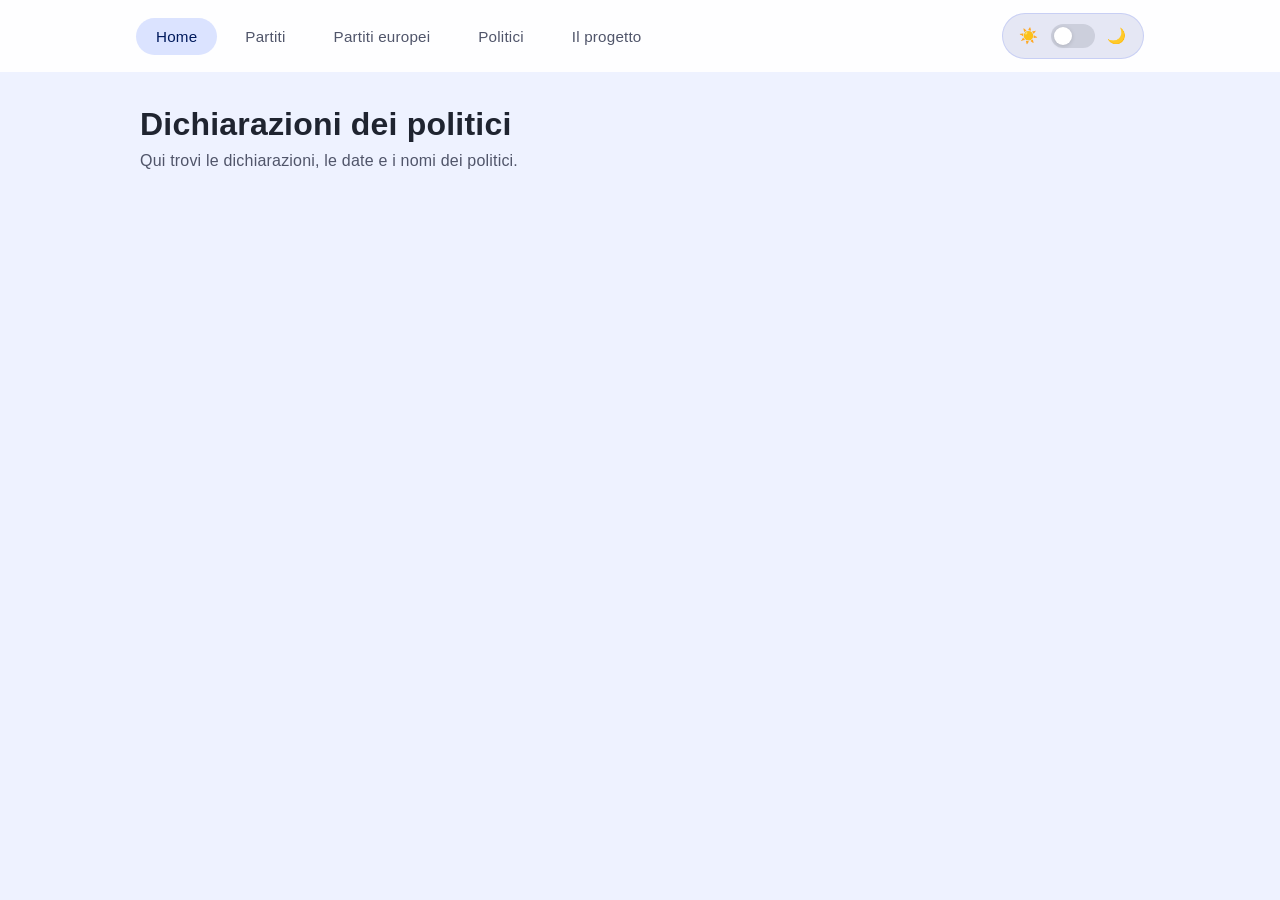
<file: index.html>
<!DOCTYPE html>
<html lang="it">
<head>
    <meta charset="UTF-8">
    <meta name="viewport" content="width=device-width, initial-scale=1.0">
    <meta name="theme-color" content="#f8f9ff">
    <title>Home - ItaliaCosapevole</title>
    <link rel="stylesheet" href="css/style.css">
</head>
<body>
    <nav>
        <div class="nav-container">
            <a href="index.html" class="active">Home</a>
            <a href="html/partiti.html">Partiti</a>
            <a href="html/partiti-europei.html">Partiti europei</a>
            <a href="html/politici.html">Politici</a>
            <a href="html/il-progetto.html">Il progetto</a>
            <label class="theme-switcher" title="Cambia tema">
                <input type="checkbox" id="theme-toggle">
                <span class="theme-icon theme-icon-light">☀️</span>
                <span class="theme-slider"></span>
                <span class="theme-icon theme-icon-dark">🌙</span>
            </label>
        </div>
    </nav>
    <main class="page-container">
        <header class="page-header">
            <h1 class="page-title">Dichiarazioni dei politici</h1>
            <p class="page-description">Qui trovi le dichiarazioni, le date e i nomi dei politici.</p>
        </header>
        <div id="content"></div>
    </main>
    <script src="js/texts.js"></script>
    <script src="js/index.js"></script>
    <script src="js/theme.js"></script>
</body>
</html>
</file>
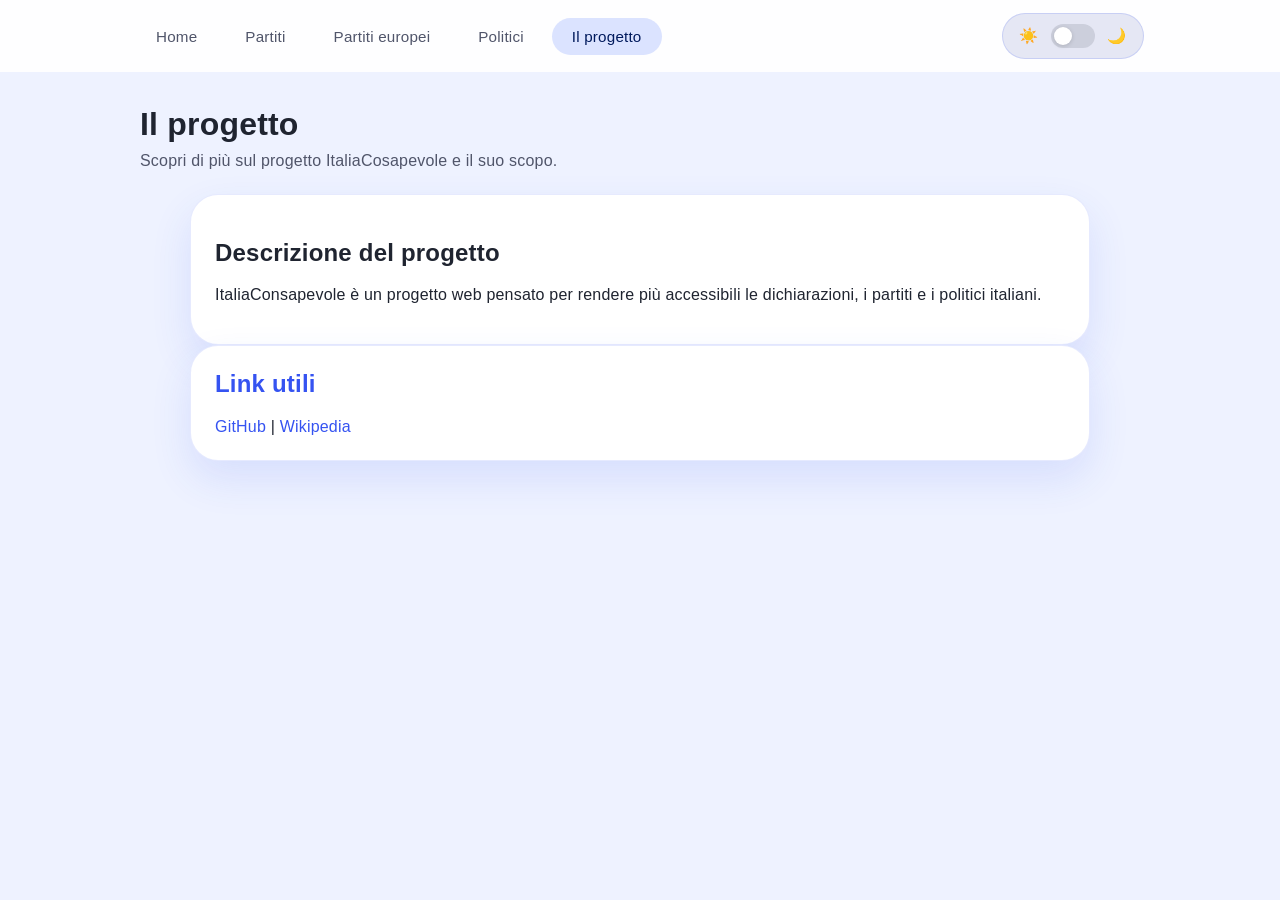
<file: il-progetto.html>
<!DOCTYPE html>
<html lang="it">
<head>
    <meta charset="UTF-8">
    <meta name="viewport" content="width=device-width, initial-scale=1.0">
    <meta name="theme-color" content="#f8f9ff">
    <title>Il progetto - ItaliaCosapevole</title>
    <link rel="stylesheet" href="style.css">
</head>
<body>
    <nav>
        <div class="nav-container">
            <a href="index.html">Home</a>
            <a href="partiti.html">Partiti</a>
            <a href="partiti-europei.html">Partiti europei</a>
            <a href="politici.html">Politici</a>
            <a href="il-progetto.html" class="active">Il progetto</a>
            <label class="theme-switcher" title="Cambia tema">
                <input type="checkbox" id="theme-toggle">
                <span class="theme-icon theme-icon-light">☀️</span>
                <span class="theme-slider"></span>
                <span class="theme-icon theme-icon-dark">🌙</span>
            </label>
        </div>
    </nav>
    <main class="page-container">
        <header class="page-header">
            <h1 class="page-title">Il progetto</h1>
            <p class="page-description">Scopri di più sul progetto ItaliaCosapevole e il suo scopo.</p>
        </header>

        <section class="project-card project-description">
            <h2>Descrizione del progetto</h2>
            <p id="project-description"></p>
        </section>

        <section class="project-card project-links">
            <h2>Link utili</h2>
            <div id="project-links"></div>
        </section>
    </main>

    <script src="js/texts.js"></script>
    <script src="js/progetto.js"></script>
    <script src="js/theme.js"></script>
</body>
</html>
</file>
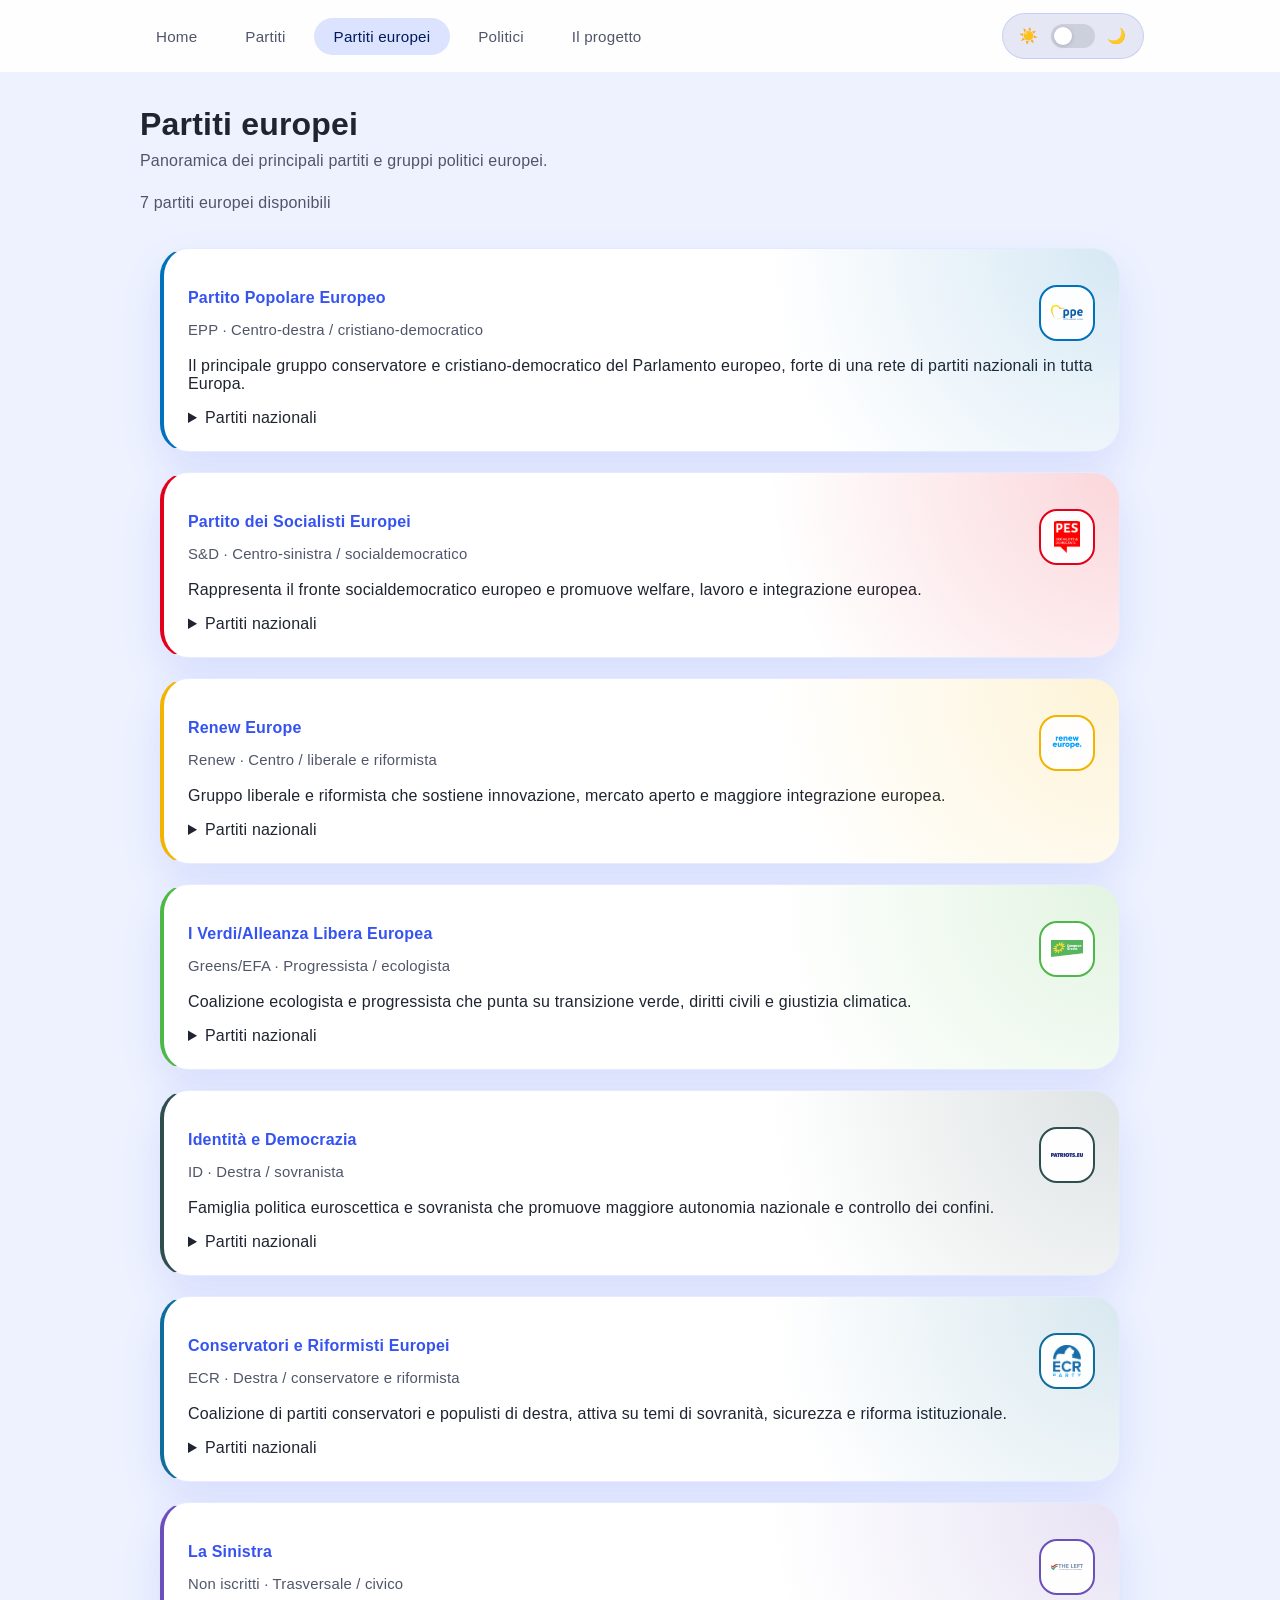
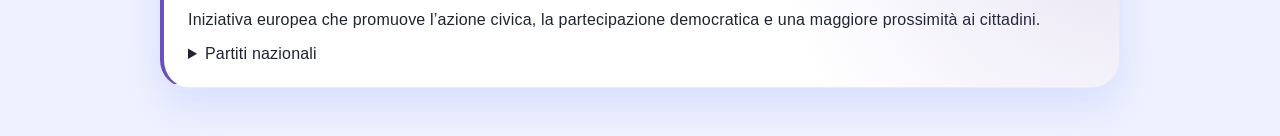
<file: partiti-europei.html>
<!DOCTYPE html>
<html lang="it">
<head>
    <meta charset="UTF-8">
    <meta name="viewport" content="width=device-width, initial-scale=1.0">
    <meta name="theme-color" content="#f8f9ff">
    <title>Partiti europei - ItaliaCosapevole</title>
    <link rel="stylesheet" href="style.css">
</head>
<body>
    <nav>
        <div class="nav-container">
            <a href="index.html">Home</a>
            <a href="partiti.html">Partiti</a>
            <a href="partiti-europei.html" class="active">Partiti europei</a>
            <a href="politici.html">Politici</a>
            <a href="il-progetto.html">Il progetto</a>
            <label class="theme-switcher" title="Cambia tema">
                <input type="checkbox" id="theme-toggle">
                <span class="theme-icon theme-icon-light">☀️</span>
                <span class="theme-slider"></span>
                <span class="theme-icon theme-icon-dark">🌙</span>
            </label>
        </div>
    </nav>
    <main class="page-container">
        <header class="page-header">
            <h1 class="page-title">Partiti europei</h1>
            <p class="page-description">Panoramica dei principali partiti e gruppi politici europei.</p>
        </header>
        <div class="page-controls">
            <div class="page-summary" id="partiti-europei-summary"></div>
        </div>
        <div id="content"></div>
    </main>
    <script src="js/texts.js"></script>
    <script src="js/partiti-europei.js"></script>
    <script src="js/theme.js"></script>
</body>
</html>
</file>
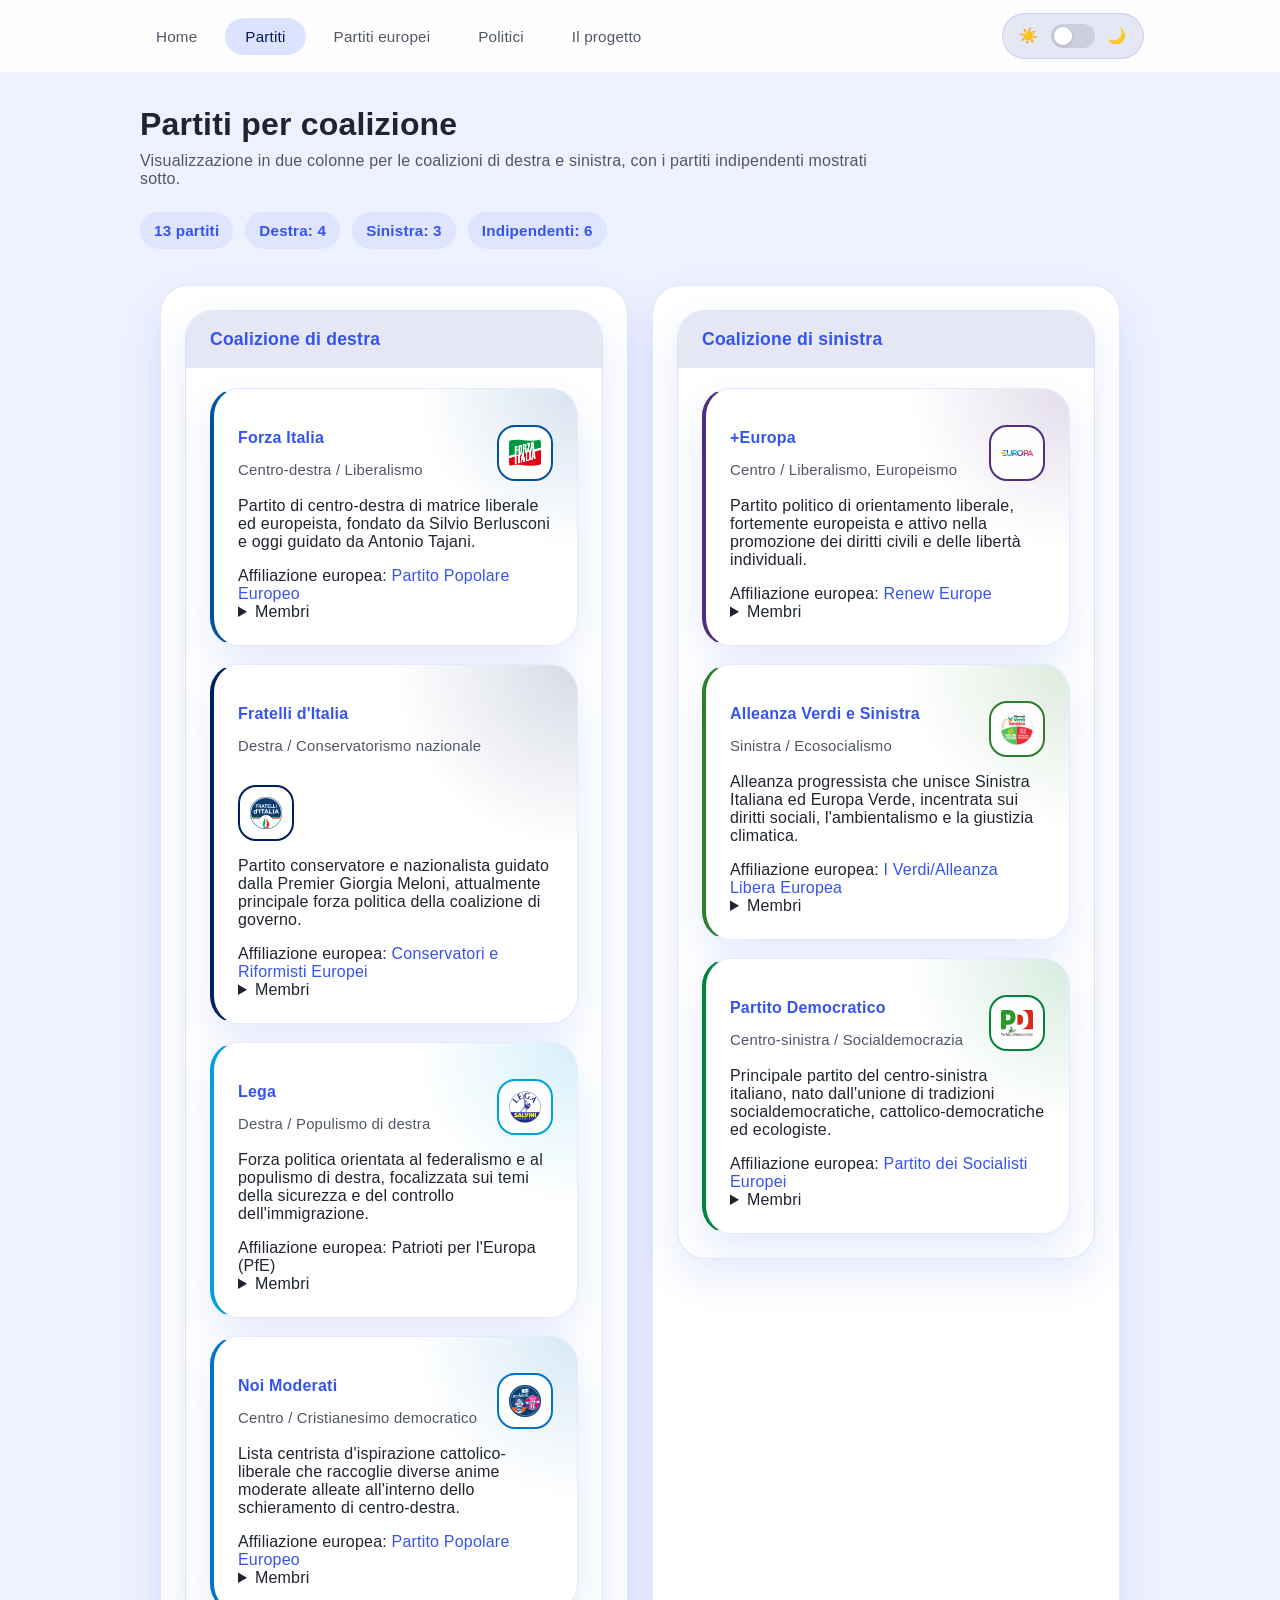
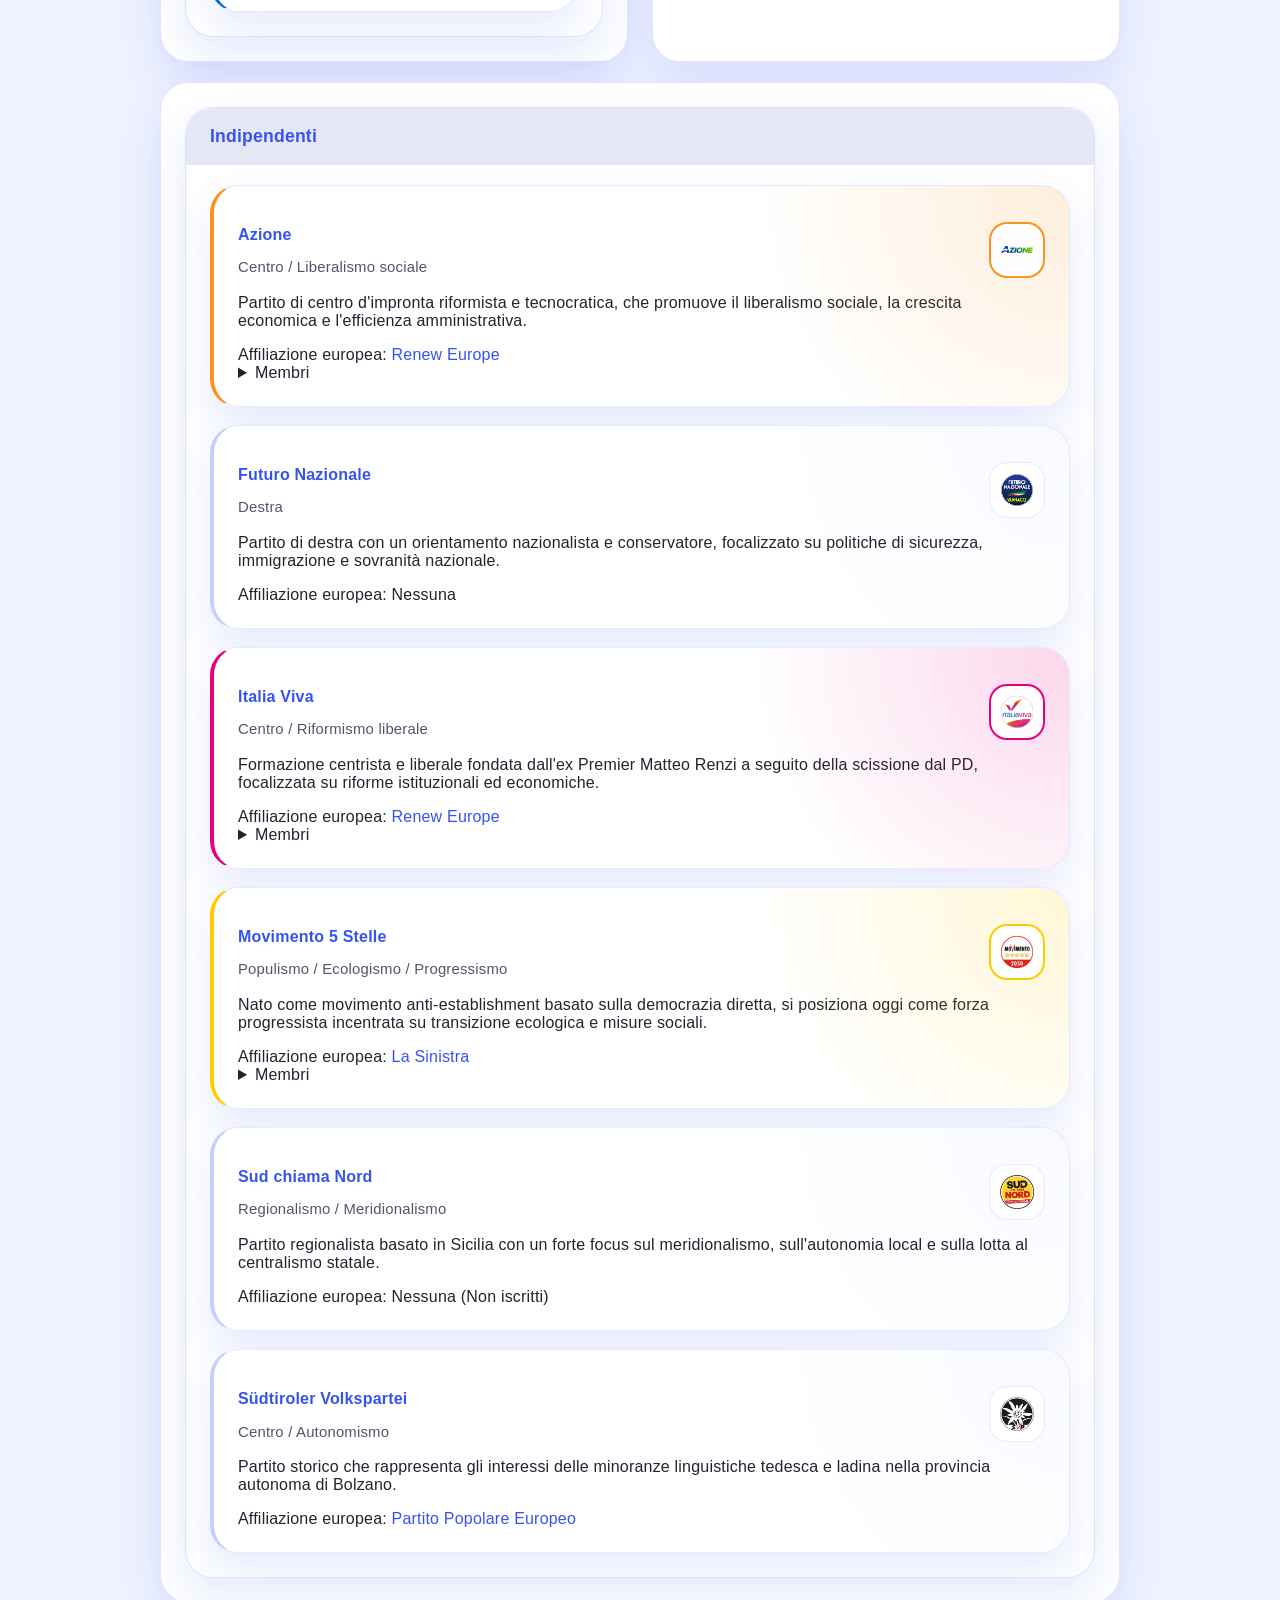
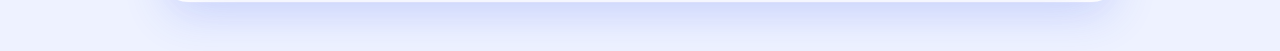
<file: partiti.html>
<!DOCTYPE html>
<html lang="it">
<head>
    <meta charset="UTF-8">
    <meta name="viewport" content="width=device-width, initial-scale=1.0">
    <meta name="theme-color" content="#f8f9ff">
    <title>Partiti - ItaliaCosapevole</title>
    <link rel="stylesheet" href="style.css">
</head>
<body>
    <nav>
        <div class="nav-container">
            <a href="index.html">Home</a>
            <a href="partiti.html" class="active">Partiti</a>
            <a href="partiti-europei.html">Partiti europei</a>
            <a href="politici.html">Politici</a>
            <a href="il-progetto.html">Il progetto</a>
            <label class="theme-switcher" title="Cambia tema">
                <input type="checkbox" id="theme-toggle">
                <span class="theme-icon theme-icon-light">☀️</span>
                <span class="theme-slider"></span>
                <span class="theme-icon theme-icon-dark">🌙</span>
            </label>
        </div>
    </nav>
    <main class="page-container">
        <header class="page-header">
            <h1 class="page-title">Partiti per coalizione</h1>
            <p class="page-description">Visualizzazione in due colonne per le coalizioni di destra e sinistra, con i partiti indipendenti mostrati sotto.</p>
        </header>
        <div class="page-controls">
            <div class="page-summary" id="partiti-summary"></div>
        </div>
        <div id="content"></div>
    </main>
    <script src="js/texts.js"></script>
    <script src="js/partiti.js"></script>
    <script src="js/theme.js"></script>
</body>
</html>
</file>
<file: css/style.css>
:root {
    --md-sys-color-primary: #3553f1;
    --md-sys-color-on-primary: #ffffff;
    --md-sys-color-primary-container: #dbe3ff;
    --md-sys-color-on-primary-container: #001a5d;
    --md-sys-color-surface: #f8f9ff;
    --md-sys-color-on-surface: #1f2430;
    --md-sys-color-surface-variant: #e5e7f4;
    --md-sys-color-on-surface-variant: #50556a;
    --md-sys-color-outline: #7f85a0;
    --md-sys-color-shadow: rgba(16, 24, 40, 0.08);
    --md-sys-color-nav: rgba(255, 255, 255, 0.92);
    --md-sys-color-surface-strong: #ffffff;
    --md-sys-color-background: #eef2ff;
    --md-sys-elevation-shadow: 0 18px 40px rgba(53, 83, 241, 0.12);
}

html[data-theme="dark"] {
    --md-sys-color-primary: #8ea7ff;
    --md-sys-color-on-primary: #0f1b51;
    --md-sys-color-primary-container: #243b86;
    --md-sys-color-on-primary-container: #e8ecff;
    --md-sys-color-surface: #121926;
    --md-sys-color-on-surface: #e6e9f3;
    --md-sys-color-surface-variant: #1f2940;
    --md-sys-color-on-surface-variant: #a8b1cb;
    --md-sys-color-outline: #6b7c9e;
    --md-sys-color-shadow: rgba(0, 0, 0, 0.28);
    --md-sys-color-nav: rgba(18, 25, 38, 0.95);
    --md-sys-color-surface-strong: #19203c;
    --md-sys-color-background: #0b1228;
}

* {
    box-sizing: border-box;
}

body {
    font-family: 'Google Sans', Roboto, Helvetica, Arial, sans-serif;
    background: var(--md-sys-color-background);
    color: var(--md-sys-color-on-surface);
    margin: 0;
    padding: 0;
    min-height: 100vh;
    letter-spacing: 0.2px;
}

p {
    text-align: left; /* Il Play Store non usa testo giustificato per migliorare la leggibilità */
}

nav {
    background-color: var(--md-sys-color-nav);
    height: 72px; /* Leggermente più compatto */
    display: flex;
    justify-content: center;
    align-items: center;
    position: sticky;
    top: 0;
    z-index: 1000;
    border-bottom: 1px solid var(--md-sys-color-outline-variant); /* Sostituita l'ombra con un bordo netto */
}

.nav-container {
    display: flex;
    flex-wrap: wrap;
    align-items: center;
    gap: 8px;
    width: min(100%, 1040px); /* Allineato alla larghezza del contenuto */
    padding: 0 16px;
}

nav a {
    text-decoration: none;
    color: var(--md-sys-color-on-surface-variant);
    font-weight: 500;
    padding: 10px 20px;
    border-radius: 9999px; /* Pill shape standard M3 */
    transition: background-color 0.2s ease, color 0.2s ease;
    font-size: 0.95rem;
}

nav a:hover {
    background-color: var(--md-sys-color-surface-variant);
    color: var(--md-sys-color-on-surface);
}

nav a.active {
    background-color: var(--md-sys-color-primary-container);
    color: var(--md-sys-color-on-primary-container);
}

.theme-switcher {
    display: inline-flex;
    align-items: center;
    justify-content: center;
    gap: 10px;
    margin-left: auto;
    padding: 10px 14px;
    border-radius: 999px;
    border: 1px solid rgba(53, 83, 241, 0.16);
    background-color: var(--md-sys-color-surface-variant);
    color: var(--md-sys-color-on-surface-variant);
    font-size: 0.92rem;
    cursor: pointer;
    user-select: none;
}

.theme-switcher input {
    position: absolute;
    opacity: 0;
    width: 0;
    height: 0;
}

.theme-icon {
    display: inline-flex;
    align-items: center;
    justify-content: center;
    width: 24px;
    height: 24px;
    border-radius: 50%;
    font-size: 0.95rem;
    transition: transform 0.25s ease, color 0.25s ease;
}

.theme-icon-light {
    color: #f5b642;
}

.theme-icon-dark {
    color: #5c6bc0;
}

.theme-slider {
    position: relative;
    width: 44px;
    height: 24px;
    border-radius: 999px;
    background-color: rgba(31, 36, 48, 0.12);
    transition: background-color 0.25s ease;
    flex-shrink: 0;
}

.theme-slider::before {
    content: '';
    position: absolute;
    left: 3px;
    top: 3px;
    width: 18px;
    height: 18px;
    border-radius: 50%;
    background-color: #ffffff;
    transition: transform 0.25s ease;
    box-shadow: 0 1px 4px rgba(0, 0, 0, 0.15);
}

.theme-switcher input:checked ~ .theme-slider {
    background-color: rgba(142, 167, 255, 0.9);
}

.theme-switcher input:checked ~ .theme-slider::before {
    transform: translateX(20px);
}

#content {
    display: grid;
    gap: 20px;
    max-width: 1040px;
    margin: 36px auto 48px;
    padding: 0 20px;
}

.source-card {
    display: block;
    width: 100%;
    text-align: left;
    padding: 24px;
    border-radius: 28px;
    border: 1px solid rgba(53, 83, 241, 0.12);
    background-color: var(--md-sys-color-surface-strong);
    color: var(--md-sys-color-on-surface);
    box-shadow: var(--md-sys-elevation-shadow);
    transition: transform 0.22s ease, box-shadow 0.22s ease, border-color 0.22s ease, background-color 0.22s ease;
    cursor: default;
}

.source-card:hover {
    transform: translateY(-2px);
    box-shadow: 0 24px 56px rgba(53, 83, 241, 0.14);
    border-color: rgba(53, 83, 241, 0.18);
}

.source-card .data {
    display: inline-block;
    font-size: 0.95rem;
    font-weight: 500;
    margin-top: 0;
    color: var(--md-sys-color-on-surface-variant);
}

.source-card .messaggio {
    display: block;
    font-size: 1rem;
    line-height: 1.8;
    margin-bottom: 16px;
    color: var(--md-sys-color-on-surface);
}

.source-card .nome {
    display: block;
    font-size: 1rem;
    margin-top: 16px;
    color: var(--md-sys-color-on-surface);
    font-weight: 700;
}

.declaration-meta {
    display: flex;
    flex-wrap: wrap;
    gap: 14px;
    align-items: center;
    margin-top: 18px;
    color: var(--md-sys-color-on-surface-variant);
    font-size: 0.96rem;
}

.declaration-meta .nome {
    display: inline;
    margin-top: 0;
    font-weight: 700;
    color: var(--md-sys-color-on-surface);
}

.affiliation {
    display: block;
    margin-top: 12px;
    color: var(--md-sys-color-on-surface-variant);
    font-size: 0.96rem;
}

.source-card a,
.party-link,
.politician-link {
    color: var(--md-sys-color-primary);
    text-decoration: none;
}

.source-card a:hover,
.party-link:hover,
.politician-link:hover {
    text-decoration: underline;
}

.politico-details {
    margin-top: 16px;
    border-top: 1px solid rgba(53, 83, 241, 0.12);
    padding-top: 14px;
}

.politico-details summary {
    cursor: pointer;
    font-weight: 700;
    color: var(--md-sys-color-primary);
}

.party-label {
    display: block;
    margin-top: 10px;
    color: var(--md-sys-color-on-surface-variant);
}

.party-affiliation {
    display: flex;
    flex-wrap: wrap;
    gap: 8px;
    align-items: center;
    margin-top: 12px;
    color: var(--md-sys-color-on-surface-variant);
    font-size: 0.95rem;
}

.affiliation-label {
    font-weight: 700;
    color: var(--md-sys-color-on-surface);
}

.affiliation-details {
    margin-top: 12px;
}

.affiliation-details summary {
    cursor: pointer;
    font-weight: 700;
    color: var(--md-sys-color-primary);
}

.party-affiliation-list {
    display: grid;
    gap: 6px;
    margin: 10px 0 0 18px;
    padding: 0;
}

.party-affiliation-list li {
    list-style: disc;
}

.page-container {
    max-width: 1040px;
    margin: 36px auto 48px;
    padding: 0 20px;
}

.page-header {
    margin-bottom: 24px;
}

.page-title {
    margin: 0 0 10px;
    font-size: clamp(2rem, 2.5vw, 2.8rem);
    line-height: 1.05;
}

.page-description {
    margin: 0;
    color: var(--md-sys-color-on-surface-variant);
    font-size: 1rem;
    max-width: 760px;
}

.page-controls {
    display: flex;
    justify-content: space-between;
    align-items: flex-end;
    gap: 18px;
    margin-bottom: 28px;
    flex-wrap: wrap;
}

.search-box {
    display: flex;
    flex-direction: column;
    gap: 8px;
    flex: 1 1 320px;
    min-width: 240px;
}

.search-box label {
    color: var(--md-sys-color-on-surface-variant);
    font-size: 0.92rem;
    font-weight: 700;
}

.search-box input {
    width: 100%;
    padding: 14px 16px;
    border-radius: 16px;
    border: 1px solid rgba(53, 83, 241, 0.16);
    background-color: var(--md-sys-color-surface);
    color: var(--md-sys-color-on-surface);
    font-size: 1rem;
    outline: none;
    transition: border-color 0.2s ease, box-shadow 0.2s ease;
}

.search-box input:focus {
    border-color: rgba(53, 83, 241, 0.32);
    box-shadow: 0 0 0 6px rgba(53, 83, 241, 0.08);
}

.page-summary {
    display: flex;
    flex-wrap: wrap;
    gap: 12px;
    align-items: center;
    color: var(--md-sys-color-on-surface-variant);
}

.page-summary span {
    display: inline-flex;
    align-items: center;
    padding: 10px 14px;
    border-radius: 999px;
    background-color: rgba(53, 83, 241, 0.08);
    color: var(--md-sys-color-primary);
    font-size: 0.95rem;
    font-weight: 700;
}

.card-header {
    display: flex;
    align-items: flex-start;
    justify-content: space-between;
    gap: 16px;
    flex-wrap: wrap;
}

.badges {
    display: flex;
    flex-wrap: wrap;
    gap: 10px;
    margin-top: 12px;
}

.badge {
    display: inline-flex;
    align-items: center;
    padding: 6px 12px;
    border-radius: 999px;
    font-size: 0.82rem;
    font-weight: 700;
    letter-spacing: 0.01em;
    text-transform: uppercase;
}

.badge-coalition {
    background-color: rgba(53, 83, 241, 0.12);
    color: var(--md-sys-color-primary);
}

.badge-affiliation {
    background-color: rgba(38, 101, 255, 0.14);
    color: var(--md-sys-color-primary);
}

.metadata {
    margin-top: 12px;
    display: flex;
    flex-wrap: wrap;
    gap: 10px;
    align-items: center;
}

.person-row {
    display: flex;
    gap: 16px;
    align-items: center;
}

.politician-photo {
    width: 72px;
    height: 72px;
    object-fit: cover;
    border-radius: 18px;
    border: 2px solid rgba(53, 83, 241, 0.16);
    background-color: var(--md-sys-color-surface);
}

.party-logo {
    width: 56px;
    height: 56px;
    object-fit: contain;
    border-radius: 18px;
    padding: 10px;
    background-color: rgba(255, 255, 255, 0.95);
    border: 1px solid rgba(53, 83, 241, 0.12);
}

.party-card {
    position: relative;
    overflow: hidden;
    border-left: 4px solid var(--party-color, rgba(53, 83, 241, 0.28));
    transition: transform 0.22s ease, box-shadow 0.22s ease, border-color 0.22s ease;
}

.party-card::before {
    content: '';
    position: absolute;
    inset: 0;
    pointer-events: none;
    background: radial-gradient(circle at top right, var(--party-color, rgba(53, 83, 241, 0.2)) 0%, transparent 36%);
    opacity: 0.16;
}

.party-card .card-header {
    position: relative;
    z-index: 1;
}

.party-label {
    margin-top: 6px;
    color: var(--md-sys-color-on-surface-variant);
    font-size: 0.93rem;
    line-height: 1.4;
}

.party-members {
    display: grid;
    gap: 18px;
}

.member-row {
    list-style: none;
}

.member-row .member-role {
    display: inline-block;
    margin-right: 8px;
    color: var(--md-sys-color-on-surface-variant);
    font-size: 0.92rem;
}

html[data-theme="dark"] .party-logo {
    background-color: rgba(255, 255, 255, 0.08);
}

.highlighted {
    animation: highlightPulse 1.6s ease forwards;
    border-color: var(--md-sys-color-primary);
    background-color: rgba(53, 83, 241, 0.08);
}

@keyframes highlightPulse {
    0% { box-shadow: 0 0 0 0 rgba(53, 83, 241, 0.28); }
    50% { box-shadow: 0 0 0 8px rgba(53, 83, 241, 0.05); }
    100% { box-shadow: 0 0 0 0 rgba(53, 83, 241, 0); }
}

.cards-grid,
.party-members {
    display: grid;
    gap: 20px;
}

.party-group {
    margin-bottom: 32px;
}

.coalition-layout {
    display: grid;
    gap: 24px;
    grid-template-columns: repeat(2, minmax(0, 1fr));
}

.coalition-panel {
    display: flex;
    flex-direction: column;
    gap: 18px;
    padding: 24px;
    border-radius: 28px;
    border: 1px solid rgba(53, 83, 241, 0.14);
    background-color: var(--md-sys-color-surface-strong);
    box-shadow: var(--md-sys-elevation-shadow);
}

.coalition-panel.full-width {
    grid-column: 1 / -1;
}

.coalition-box,
.party-box {
    background-color: var(--md-sys-color-surface-strong);
    border: 1px solid rgba(53, 83, 241, 0.16);
    border-radius: 28px;
    overflow: hidden;
}

.coalition-box[open],
.party-box[open] {
    box-shadow: var(--md-sys-elevation-shadow);
}

.coalition-summary,
.party-summary {
    display: flex;
    align-items: center;
    justify-content: space-between;
    width: 100%;
    padding: 18px 24px;
    margin: 0;
    background-color: var(--md-sys-color-surface-variant);
    color: var(--md-sys-color-primary);
    font-size: 1.1rem;
    font-weight: 700;
    cursor: pointer;
    list-style: none;
}

.coalition-summary::-webkit-details-marker,
.party-summary::-webkit-details-marker {
    display: none;
}

.coalition-summary:hover,
.party-summary:hover {
    background-color: rgba(53, 83, 241, 0.08);
}

.coalition-box .party-members,
.party-box .party-members {
    padding: 20px 24px 24px;
    display: grid;
    gap: 18px;
}

.party-summary a {
    color: var(--md-sys-color-primary);
    text-decoration: none;
}

.party-summary a:hover {
    text-decoration: underline;
}

.section-title {
    margin: 0;
    font-size: 1.35rem;
    color: var(--md-sys-color-primary);
}

.role,
.function {
    display: block;
    margin-top: 10px;
    color: var(--md-sys-color-on-surface-variant);
    font-size: 0.98rem;
}

.empty-state {
    margin: 0;
    color: var(--md-sys-color-on-surface-variant);
    font-size: 0.98rem;
}

@media (max-width: 720px) {
    nav {
        position: fixed;
        bottom: 0;
        top: auto;
        left: 0;
        right: 0;
        height: auto;
        padding: 12px 0;
        box-shadow: 0 -10px 36px var(--md-sys-color-shadow);
    }
    .nav-container {
        justify-content: space-around;
        gap: 8px;
        width: min(100%, 100%);
        padding: 0 10px;
        flex-wrap: wrap;
    }
    nav a,
    .theme-switcher {
        padding: 10px 12px;
        flex: 1 1 auto;
        min-width: 80px;
        justify-content: center;
    }
    .theme-switcher {
        margin-left: 0;
    }
    #content {
        margin: 20px auto 32px;
    }
    .source-card {
        padding: 20px;
    }
    .source-card .nome {
        font-size: 1.2rem;
    }
    .coalition-layout {
        grid-template-columns: 1fr;
    }
    .page-container {
        margin: 24px auto 32px;
        padding: 0 16px 120px;
    }
}

.project-card {
    max-width: 900px;
    margin: 0 auto;
    padding: 24px;
    border-radius: 28px;
    background-color: var(--md-sys-color-surface-strong);
    border: 1px solid rgba(53, 83, 241, 0.12);
    box-shadow: var(--md-sys-elevation-shadow);
}

.project-links h2 {
    margin-top: 0;
    color: var(--md-sys-color-primary);
}

.project-links ul {
    list-style: none;
    padding: 0;
    margin: 0;
}

.project-links li {
    margin-bottom: 14px;
}

.project-links a {
    color: var(--md-sys-color-primary);
    text-decoration: none;
}

.project-links a:hover {
    text-decoration: underline;
}

.project-status {
    margin-top: 10px;
    color: var(--md-sys-color-on-surface-variant);
    font-size: 0.95rem;
}
</file>
<file: style.css>
:root {
    --md-sys-color-primary: #3553f1;
    --md-sys-color-on-primary: #ffffff;
    --md-sys-color-primary-container: #dbe3ff;
    --md-sys-color-on-primary-container: #001a5d;
    --md-sys-color-surface: #f8f9ff;
    --md-sys-color-on-surface: #1f2430;
    --md-sys-color-surface-variant: #e5e7f4;
    --md-sys-color-on-surface-variant: #50556a;
    --md-sys-color-outline: #7f85a0;
    --md-sys-color-shadow: rgba(16, 24, 40, 0.08);
    --md-sys-color-nav: rgba(255, 255, 255, 0.92);
    --md-sys-color-surface-strong: #ffffff;
    --md-sys-color-background: #eef2ff;
    --md-sys-elevation-shadow: 0 18px 40px rgba(53, 83, 241, 0.12);
}

html[data-theme="dark"] {
    --md-sys-color-primary: #8ea7ff;
    --md-sys-color-on-primary: #0f1b51;
    --md-sys-color-primary-container: #243b86;
    --md-sys-color-on-primary-container: #e8ecff;
    --md-sys-color-surface: #121926;
    --md-sys-color-on-surface: #e6e9f3;
    --md-sys-color-surface-variant: #1f2940;
    --md-sys-color-on-surface-variant: #a8b1cb;
    --md-sys-color-outline: #6b7c9e;
    --md-sys-color-shadow: rgba(0, 0, 0, 0.28);
    --md-sys-color-nav: rgba(18, 25, 38, 0.95);
    --md-sys-color-surface-strong: #19203c;
    --md-sys-color-background: #0b1228;
}

* {
    box-sizing: border-box;
}

body {
    font-family: 'Google Sans', Roboto, Helvetica, Arial, sans-serif;
    background: var(--md-sys-color-background);
    color: var(--md-sys-color-on-surface);
    margin: 0;
    padding: 0;
    min-height: 100vh;
    letter-spacing: 0.2px;
}

p {
    text-align: left; /* Il Play Store non usa testo giustificato per migliorare la leggibilità */
}

nav {
    background-color: var(--md-sys-color-nav);
    height: 72px; /* Leggermente più compatto */
    display: flex;
    justify-content: center;
    align-items: center;
    position: sticky;
    top: 0;
    z-index: 1000;
    border-bottom: 1px solid var(--md-sys-color-outline-variant); /* Sostituita l'ombra con un bordo netto */
}

.nav-container {
    display: flex;
    flex-wrap: wrap;
    align-items: center;
    gap: 8px;
    width: min(100%, 1040px); /* Allineato alla larghezza del contenuto */
    padding: 0 16px;
}

nav a {
    text-decoration: none;
    color: var(--md-sys-color-on-surface-variant);
    font-weight: 500;
    padding: 10px 20px;
    border-radius: 9999px; /* Pill shape standard M3 */
    transition: background-color 0.2s ease, color 0.2s ease;
    font-size: 0.95rem;
}

nav a:hover {
    background-color: var(--md-sys-color-surface-variant);
    color: var(--md-sys-color-on-surface);
}

nav a.active {
    background-color: var(--md-sys-color-primary-container);
    color: var(--md-sys-color-on-primary-container);
}

.theme-switcher {
    display: inline-flex;
    align-items: center;
    justify-content: center;
    gap: 10px;
    margin-left: auto;
    padding: 10px 14px;
    border-radius: 999px;
    border: 1px solid rgba(53, 83, 241, 0.16);
    background-color: var(--md-sys-color-surface-variant);
    color: var(--md-sys-color-on-surface-variant);
    font-size: 0.92rem;
    cursor: pointer;
    user-select: none;
}

.theme-switcher input {
    position: absolute;
    opacity: 0;
    width: 0;
    height: 0;
}

.theme-icon {
    display: inline-flex;
    align-items: center;
    justify-content: center;
    width: 24px;
    height: 24px;
    border-radius: 50%;
    font-size: 0.95rem;
    transition: transform 0.25s ease, color 0.25s ease;
}

.theme-icon-light {
    color: #f5b642;
}

.theme-icon-dark {
    color: #5c6bc0;
}

.theme-slider {
    position: relative;
    width: 44px;
    height: 24px;
    border-radius: 999px;
    background-color: rgba(31, 36, 48, 0.12);
    transition: background-color 0.25s ease;
    flex-shrink: 0;
}

.theme-slider::before {
    content: '';
    position: absolute;
    left: 3px;
    top: 3px;
    width: 18px;
    height: 18px;
    border-radius: 50%;
    background-color: #ffffff;
    transition: transform 0.25s ease;
    box-shadow: 0 1px 4px rgba(0, 0, 0, 0.15);
}

.theme-switcher input:checked ~ .theme-slider {
    background-color: rgba(142, 167, 255, 0.9);
}

.theme-switcher input:checked ~ .theme-slider::before {
    transform: translateX(20px);
}

#content {
    display: grid;
    gap: 20px;
    max-width: 1040px;
    margin: 36px auto 48px;
    padding: 0 20px;
}

.source-card {
    display: block;
    width: 100%;
    text-align: left;
    padding: 24px;
    border-radius: 28px;
    border: 1px solid rgba(53, 83, 241, 0.12);
    background-color: var(--md-sys-color-surface-strong);
    color: var(--md-sys-color-on-surface);
    box-shadow: var(--md-sys-elevation-shadow);
    transition: transform 0.22s ease, box-shadow 0.22s ease, border-color 0.22s ease, background-color 0.22s ease;
    cursor: default;
}

.source-card:hover {
    transform: translateY(-2px);
    box-shadow: 0 24px 56px rgba(53, 83, 241, 0.14);
    border-color: rgba(53, 83, 241, 0.18);
}

.source-card .data {
    display: inline-block;
    font-size: 0.95rem;
    font-weight: 500;
    margin-top: 0;
    color: var(--md-sys-color-on-surface-variant);
}

.source-card .messaggio {
    display: block;
    font-size: 1rem;
    line-height: 1.8;
    margin-bottom: 16px;
    color: var(--md-sys-color-on-surface);
}

.source-card .nome {
    display: block;
    font-size: 1rem;
    margin-top: 16px;
    color: var(--md-sys-color-on-surface);
    font-weight: 700;
}

.declaration-meta {
    display: flex;
    flex-wrap: wrap;
    gap: 14px;
    align-items: center;
    margin-top: 18px;
    color: var(--md-sys-color-on-surface-variant);
    font-size: 0.96rem;
}

.declaration-meta .nome {
    display: inline;
    margin-top: 0;
    font-weight: 700;
    color: var(--md-sys-color-on-surface);
}

.affiliation {
    display: block;
    margin-top: 12px;
    color: var(--md-sys-color-on-surface-variant);
    font-size: 0.96rem;
}

.source-card a,
.party-link,
.politician-link {
    color: var(--md-sys-color-primary);
    text-decoration: none;
}

.source-card a:hover,
.party-link:hover,
.politician-link:hover {
    text-decoration: underline;
}

.politico-details {
    margin-top: 16px;
    border-top: 1px solid rgba(53, 83, 241, 0.12);
    padding-top: 14px;
}

.politico-details summary {
    cursor: pointer;
    font-weight: 700;
    color: var(--md-sys-color-primary);
}

.party-label {
    display: block;
    margin-top: 10px;
    color: var(--md-sys-color-on-surface-variant);
}

.page-container {
    max-width: 1040px;
    margin: 36px auto 48px;
    padding: 0 20px;
}

.page-header {
    margin-bottom: 24px;
}

.page-title {
    margin: 0 0 10px;
    font-size: clamp(2rem, 2.5vw, 2.8rem);
    line-height: 1.05;
}

.page-description {
    margin: 0;
    color: var(--md-sys-color-on-surface-variant);
    font-size: 1rem;
    max-width: 760px;
}

.page-controls {
    display: flex;
    justify-content: space-between;
    align-items: flex-end;
    gap: 18px;
    margin-bottom: 28px;
    flex-wrap: wrap;
}

.search-box {
    display: flex;
    flex-direction: column;
    gap: 8px;
    flex: 1 1 320px;
    min-width: 240px;
}

.search-box label {
    color: var(--md-sys-color-on-surface-variant);
    font-size: 0.92rem;
    font-weight: 700;
}

.search-box input {
    width: 100%;
    padding: 14px 16px;
    border-radius: 16px;
    border: 1px solid rgba(53, 83, 241, 0.16);
    background-color: var(--md-sys-color-surface);
    color: var(--md-sys-color-on-surface);
    font-size: 1rem;
    outline: none;
    transition: border-color 0.2s ease, box-shadow 0.2s ease;
}

.search-box input:focus {
    border-color: rgba(53, 83, 241, 0.32);
    box-shadow: 0 0 0 6px rgba(53, 83, 241, 0.08);
}

.page-summary {
    display: flex;
    flex-wrap: wrap;
    gap: 12px;
    align-items: center;
    color: var(--md-sys-color-on-surface-variant);
}

.page-summary span {
    display: inline-flex;
    align-items: center;
    padding: 10px 14px;
    border-radius: 999px;
    background-color: rgba(53, 83, 241, 0.08);
    color: var(--md-sys-color-primary);
    font-size: 0.95rem;
    font-weight: 700;
}

.card-header {
    display: flex;
    align-items: flex-start;
    justify-content: space-between;
    gap: 16px;
    flex-wrap: wrap;
}

.badges {
    display: flex;
    flex-wrap: wrap;
    gap: 10px;
    margin-top: 12px;
}

.badge {
    display: inline-flex;
    align-items: center;
    padding: 6px 12px;
    border-radius: 999px;
    font-size: 0.82rem;
    font-weight: 700;
    letter-spacing: 0.01em;
    text-transform: uppercase;
}

.badge-coalition {
    background-color: rgba(53, 83, 241, 0.12);
    color: var(--md-sys-color-primary);
}

.badge-affiliation {
    background-color: rgba(38, 101, 255, 0.14);
    color: var(--md-sys-color-primary);
}

.metadata {
    margin-top: 12px;
    display: flex;
    flex-wrap: wrap;
    gap: 10px;
    align-items: center;
}

.person-row {
    display: flex;
    gap: 16px;
    align-items: center;
}

.politician-photo {
    width: 72px;
    height: 72px;
    object-fit: cover;
    border-radius: 18px;
    border: 2px solid rgba(53, 83, 241, 0.16);
    background-color: var(--md-sys-color-surface);
}

.party-logo {
    width: 56px;
    height: 56px;
    object-fit: contain;
    border-radius: 18px;
    padding: 10px;
    background-color: rgba(255, 255, 255, 0.95);
    border: 1px solid rgba(53, 83, 241, 0.12);
}

.party-card {
    position: relative;
    overflow: hidden;
    border-left: 4px solid var(--party-color, rgba(53, 83, 241, 0.28));
    transition: transform 0.22s ease, box-shadow 0.22s ease, border-color 0.22s ease;
}

.party-card::before {
    content: '';
    position: absolute;
    inset: 0;
    pointer-events: none;
    background: radial-gradient(circle at top right, var(--party-color, rgba(53, 83, 241, 0.2)) 0%, transparent 36%);
    opacity: 0.16;
}

.party-card .card-header {
    position: relative;
    z-index: 1;
}

.party-label {
    margin-top: 6px;
    color: var(--md-sys-color-on-surface-variant);
    font-size: 0.93rem;
    line-height: 1.4;
}

.party-members {
    display: grid;
    gap: 18px;
}

.member-row {
    list-style: none;
}

.member-row .member-role {
    display: inline-block;
    margin-right: 8px;
    color: var(--md-sys-color-on-surface-variant);
    font-size: 0.92rem;
}

html[data-theme="dark"] .party-logo {
    background-color: rgba(255, 255, 255, 0.08);
}

.highlighted {
    animation: highlightPulse 1.6s ease forwards;
    border-color: var(--md-sys-color-primary);
    background-color: rgba(53, 83, 241, 0.08);
}

@keyframes highlightPulse {
    0% { box-shadow: 0 0 0 0 rgba(53, 83, 241, 0.28); }
    50% { box-shadow: 0 0 0 8px rgba(53, 83, 241, 0.05); }
    100% { box-shadow: 0 0 0 0 rgba(53, 83, 241, 0); }
}

.cards-grid,
.party-members {
    display: grid;
    gap: 20px;
}

.party-group {
    margin-bottom: 32px;
}

.coalition-layout {
    display: grid;
    gap: 24px;
    grid-template-columns: repeat(2, minmax(0, 1fr));
}

.coalition-panel {
    display: flex;
    flex-direction: column;
    gap: 18px;
    padding: 24px;
    border-radius: 28px;
    border: 1px solid rgba(53, 83, 241, 0.14);
    background-color: var(--md-sys-color-surface-strong);
    box-shadow: var(--md-sys-elevation-shadow);
}

.coalition-panel.full-width {
    grid-column: 1 / -1;
}

.coalition-box,
.party-box {
    background-color: var(--md-sys-color-surface-strong);
    border: 1px solid rgba(53, 83, 241, 0.16);
    border-radius: 28px;
    overflow: hidden;
}

.coalition-box[open],
.party-box[open] {
    box-shadow: var(--md-sys-elevation-shadow);
}

.coalition-summary,
.party-summary {
    display: flex;
    align-items: center;
    justify-content: space-between;
    width: 100%;
    padding: 18px 24px;
    margin: 0;
    background-color: var(--md-sys-color-surface-variant);
    color: var(--md-sys-color-primary);
    font-size: 1.1rem;
    font-weight: 700;
    cursor: pointer;
    list-style: none;
}

.coalition-summary::-webkit-details-marker,
.party-summary::-webkit-details-marker {
    display: none;
}

.coalition-summary:hover,
.party-summary:hover {
    background-color: rgba(53, 83, 241, 0.08);
}

.coalition-box .party-members,
.party-box .party-members {
    padding: 20px 24px 24px;
    display: grid;
    gap: 18px;
}

.party-summary a {
    color: var(--md-sys-color-primary);
    text-decoration: none;
}

.party-summary a:hover {
    text-decoration: underline;
}

.section-title {
    margin: 0;
    font-size: 1.35rem;
    color: var(--md-sys-color-primary);
}

.role,
.function {
    display: block;
    margin-top: 10px;
    color: var(--md-sys-color-on-surface-variant);
    font-size: 0.98rem;
}

.empty-state {
    margin: 0;
    color: var(--md-sys-color-on-surface-variant);
    font-size: 0.98rem;
}

@media (max-width: 720px) {
    nav {
        position: fixed;
        bottom: 0;
        top: auto;
        left: 0;
        right: 0;
        height: auto;
        padding: 12px 0;
        box-shadow: 0 -10px 36px var(--md-sys-color-shadow);
    }
    .nav-container {
        justify-content: space-around;
        gap: 8px;
        width: min(100%, 100%);
        padding: 0 10px;
        flex-wrap: wrap;
    }
    nav a,
    .theme-switcher {
        padding: 10px 12px;
        flex: 1 1 auto;
        min-width: 80px;
        justify-content: center;
    }
    .theme-switcher {
        margin-left: 0;
    }
    #content {
        margin: 20px auto 32px;
    }
    .source-card {
        padding: 20px;
    }
    .source-card .nome {
        font-size: 1.2rem;
    }
    .coalition-layout {
        grid-template-columns: 1fr;
    }
    .page-container {
        margin: 24px auto 32px;
        padding: 0 16px 120px;
    }
}

.project-card {
    max-width: 900px;
    margin: 0 auto;
    padding: 24px;
    border-radius: 28px;
    background-color: var(--md-sys-color-surface-strong);
    border: 1px solid rgba(53, 83, 241, 0.12);
    box-shadow: var(--md-sys-elevation-shadow);
}

.project-links h2 {
    margin-top: 0;
    color: var(--md-sys-color-primary);
}

.project-links ul {
    list-style: none;
    padding: 0;
    margin: 0;
}

.project-links li {
    margin-bottom: 14px;
}

.project-links a {
    color: var(--md-sys-color-primary);
    text-decoration: none;
}

.project-links a:hover {
    text-decoration: underline;
}

.project-status {
    margin-top: 10px;
    color: var(--md-sys-color-on-surface-variant);
    font-size: 0.95rem;
}
</file>
